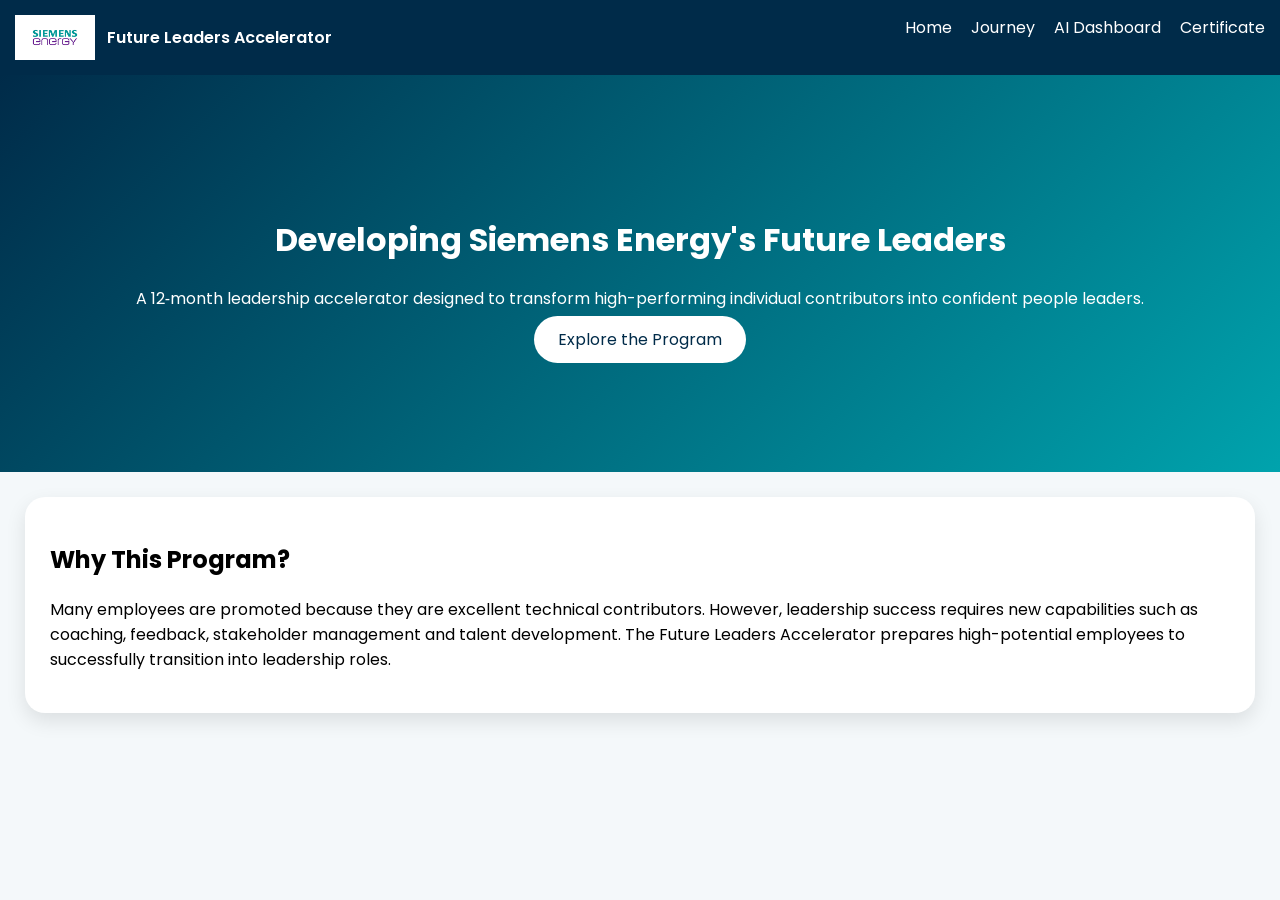
<file: index.html>
<!DOCTYPE html>
<html lang="en">
<head>
<meta charset="UTF-8">
<meta name="viewport" content="width=device-width, initial-scale=1.0">
<title>Future Leaders Accelerator</title>
<link href="https://fonts.googleapis.com/css2?family=Poppins:wght@300;400;600;700&display=swap" rel="stylesheet">
<link rel="stylesheet" href="style.css">
</head>
<body>

<nav>
<div class="logo-container">
<img src="siemens-energy-logo.png" alt="Siemens Energy Logo" class="logo">
<span>Future Leaders Accelerator</span>
</div>
<div>
<a href="index.html">Home</a>
<a href="months.html">Journey</a>
<a href="dashboard.html">AI Dashboard</a>
<a href="certificate.html">Certificate</a>
</div>
</nav>

<header class="hero">
<h1>Developing Siemens Energy's Future Leaders</h1>
<p>A 12‑month leadership accelerator designed to transform high-performing individual contributors into confident people leaders.</p>
<a class="btn" href="months.html">Explore the Program</a>
</header>

<section class="program-purpose">
<h2>Why This Program?</h2>
<p>Many employees are promoted because they are excellent technical contributors. However, leadership success requires new capabilities such as coaching, feedback, stakeholder management and talent development. The Future Leaders Accelerator prepares high-potential employees to successfully transition into leadership roles.</p>
</section>

</body>
</html>
</file>
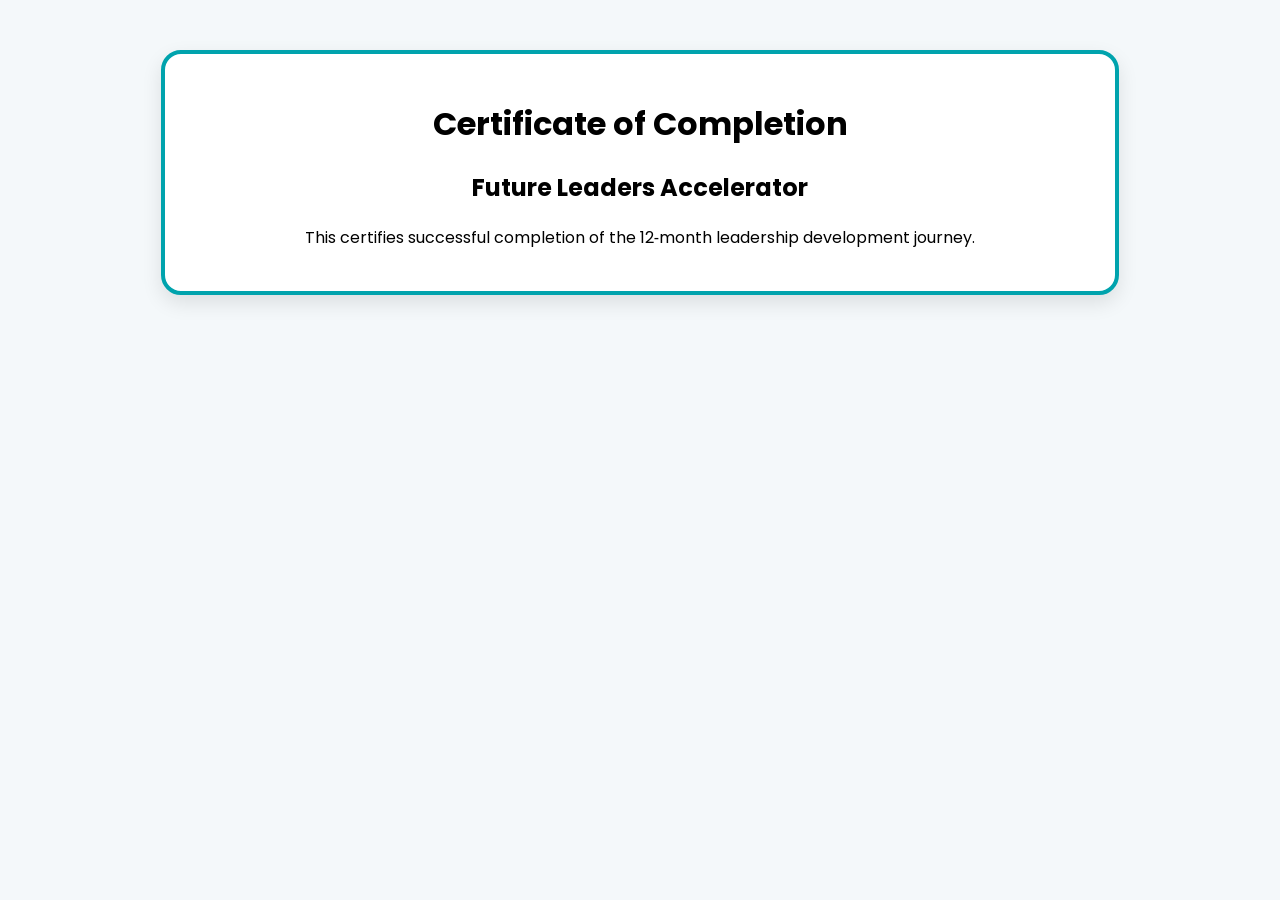
<file: certificate.html>
<!DOCTYPE html>
<html><head>
<meta charset="UTF-8">
<title>Certificate</title>
<link href="https://fonts.googleapis.com/css2?family=Poppins:wght@300;400;600;700&display=swap" rel="stylesheet">
<link rel="stylesheet" href="style.css">
</head>
<body>
<div class="certificate">
<h1>Certificate of Completion</h1>
<h2>Future Leaders Accelerator</h2>
<p>This certifies successful completion of the 12‑month leadership development journey.</p>
</div>
</body></html>
</file>
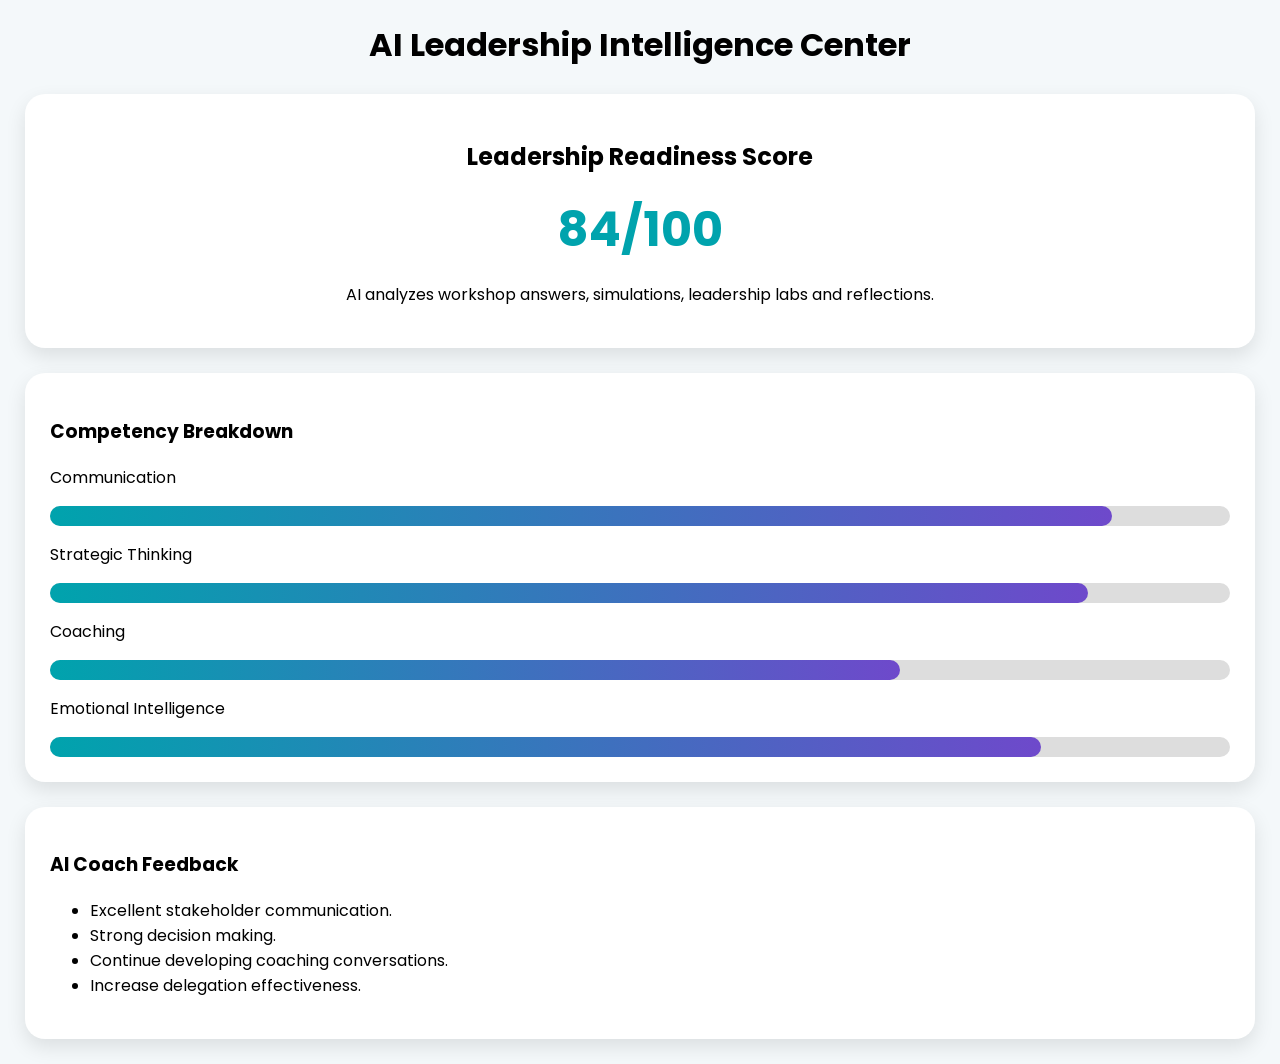
<file: dashboard.html>
<!DOCTYPE html>
<html><head>
<meta charset="UTF-8">
<title>AI Dashboard</title>
<link href="https://fonts.googleapis.com/css2?family=Poppins:wght@300;400;600;700&display=swap" rel="stylesheet">
<link rel="stylesheet" href="style.css">
</head>
<body>
<h1 class="center">AI Leadership Intelligence Center</h1>

<div class="card center">
<h2>Leadership Readiness Score</h2>
<div class="score">84/100</div>
<p>AI analyzes workshop answers, simulations, leadership labs and reflections.</p>
</div>

<div class="card">
<h3>Competency Breakdown</h3>
<p>Communication</p><div class="bar"><span style="width:90%"></span></div>
<p>Strategic Thinking</p><div class="bar"><span style="width:88%"></span></div>
<p>Coaching</p><div class="bar"><span style="width:72%"></span></div>
<p>Emotional Intelligence</p><div class="bar"><span style="width:84%"></span></div>
</div>

<div class="card">
<h3>AI Coach Feedback</h3>
<ul>
<li>Excellent stakeholder communication.</li>
<li>Strong decision making.</li>
<li>Continue developing coaching conversations.</li>
<li>Increase delegation effectiveness.</li>
</ul>
</div>
</body></html>
</file>
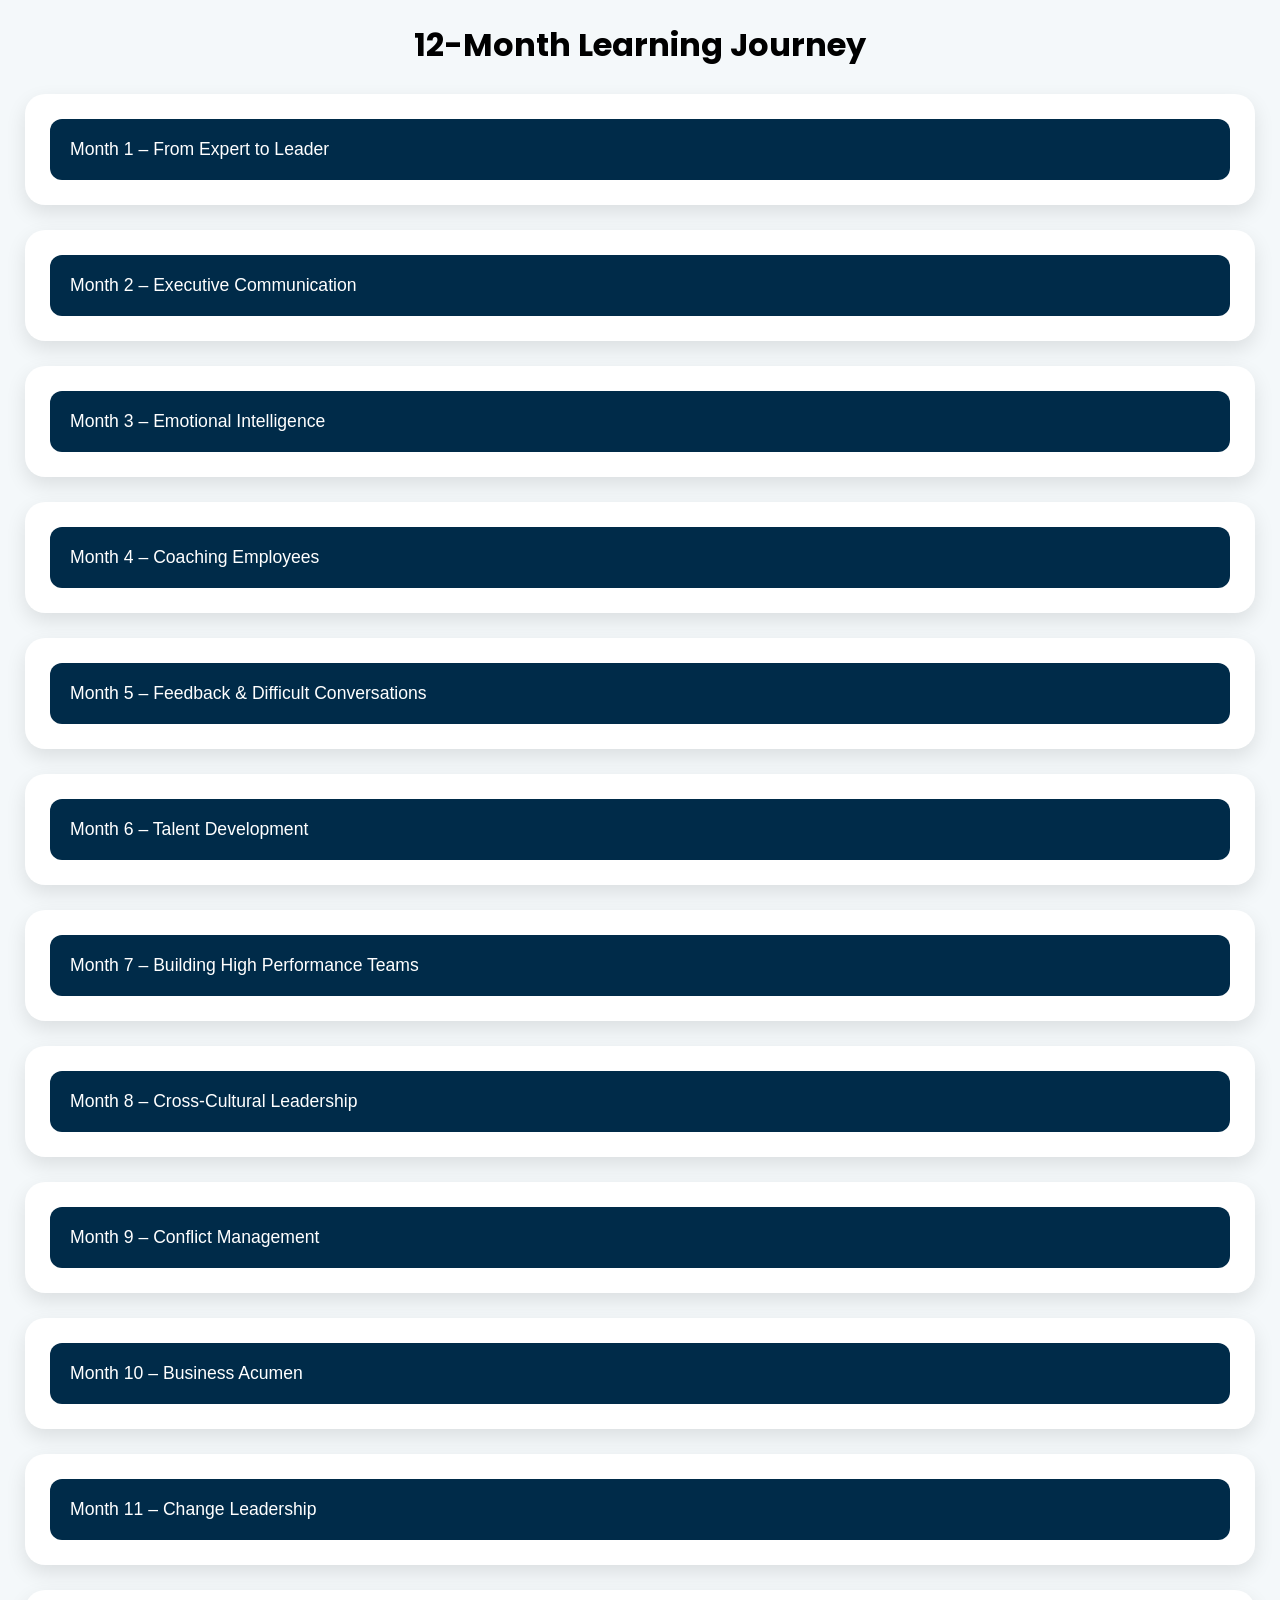
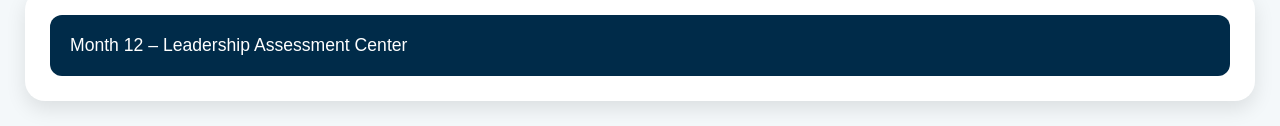
<file: months.html>
<!DOCTYPE html>
<html lang="en">
<head>
<meta charset="UTF-8">
<meta name="viewport" content="width=device-width, initial-scale=1.0">
<title>12-Month Journey</title>
<link href="https://fonts.googleapis.com/css2?family=Poppins:wght@300;400;600;700&display=swap" rel="stylesheet">
<link rel="stylesheet" href="style.css">
</head>
<body>

<h1 class="center">12-Month Learning Journey</h1>


<div class="month">
<button class="accordion">Month 1 – From Expert to Leader</button>
<div class="panel">
<p>Leadership Mindset Shift, Leadership Styles, Personal Leadership Brand, Managing Former Peers, Influence Without Authority, AI Assessment</p>
</div>
</div>

<div class="month">
<button class="accordion">Month 2 – Executive Communication</button>
<div class="panel">
<p>Executive Presence, Storytelling for Leaders, Presenting Recommendations, Stakeholder Communication Simulation, Executive Presentation Challenge</p>
</div>
</div>

<div class="month">
<button class="accordion">Month 3 – Emotional Intelligence</button>
<div class="panel">
<p>Self-Awareness, Managing Reactions Under Pressure, Empathy, Trust Building, Employee Workload Role Play</p>
</div>
</div>

<div class="month">
<button class="accordion">Month 4 – Coaching Employees</button>
<div class="panel">
<p>GROW Coaching Model, Career Development Conversations, Promotion Discussions, Low Performance Coaching</p>
</div>
</div>

<div class="month">
<button class="accordion">Month 5 – Feedback & Difficult Conversations</button>
<div class="panel">
<p>Positive Feedback, Constructive Feedback, Handling Defensive Employees, Missed Deadlines, Team Conflict</p>
</div>
</div>

<div class="month">
<button class="accordion">Month 6 – Talent Development</button>
<div class="panel">
<p>High Potentials, Career Conversations, Succession Planning, Talent Review Simulation</p>
</div>
</div>

<div class="month">
<button class="accordion">Month 7 – Building High Performance Teams</button>
<div class="panel">
<p>Trust, Accountability, Motivation, Team Dynamics, Virtual Team Simulation</p>
</div>
</div>

<div class="month">
<button class="accordion">Month 8 – Cross-Cultural Leadership</button>
<div class="panel">
<p>Leading Diverse Teams, Cultural Communication Styles, Cross-Cultural Scenarios</p>
</div>
</div>

<div class="month">
<button class="accordion">Month 9 – Conflict Management</button>
<div class="panel">
<p>Negotiation, Mediation, Conflict Resolution Simulation</p>
</div>
</div>

<div class="month">
<button class="accordion">Month 10 – Business Acumen</button>
<div class="panel">
<p>Finance for Leaders, Budgeting, Project Economics, Business Simulation</p>
</div>
</div>

<div class="month">
<button class="accordion">Month 11 – Change Leadership</button>
<div class="panel">
<p>Leading Transformation, Managing Resistance, Change Communication, Change Simulation</p>
</div>
</div>

<div class="month">
<button class="accordion">Month 12 – Leadership Assessment Center</button>
<div class="panel">
<p>Performance Review, Conflict Resolution, Talent Discussion, Executive Presentation, Graduation</p>
</div>
</div>
<script src="script.js"></script></body></html>
</file>
<file: style.css>
:root{--primary:#00A3AD;--secondary:#002B49;--accent:#6E49CB;}
body{font-family:Poppins,sans-serif;background:#f4f8fa;margin:0}
nav{background:var(--secondary);display:flex;justify-content:space-between;padding:15px}
nav a{color:white;text-decoration:none;margin-left:15px}
.logo-container{display:flex;align-items:center;gap:12px}
.logo{height:45px}
.logo-container span{color:white;font-weight:600}
.hero{background:linear-gradient(135deg,#002B49,#00A3AD);color:white;text-align:center;padding:120px 20px}
.btn{background:white;color:#002B49;padding:12px 24px;border-radius:25px;text-decoration:none}
.program-purpose,.month,.card,.certificate{background:white;margin:25px;padding:25px;border-radius:20px;box-shadow:0 8px 20px rgba(0,0,0,.1)}
.center{text-align:center}
.accordion{width:100%;padding:20px;border:none;background:#002B49;color:white;border-radius:12px;font-size:1.1rem;text-align:left;cursor:pointer}
.panel{display:none;padding:20px}
.score{font-size:3rem;color:#00A3AD;font-weight:700}
.bar{background:#ddd;height:20px;border-radius:20px}
.bar span{display:block;height:100%;background:linear-gradient(90deg,#00A3AD,#6E49CB);border-radius:20px}
.certificate{text-align:center;max-width:900px;margin:50px auto;border:4px solid #00A3AD}
</file>
